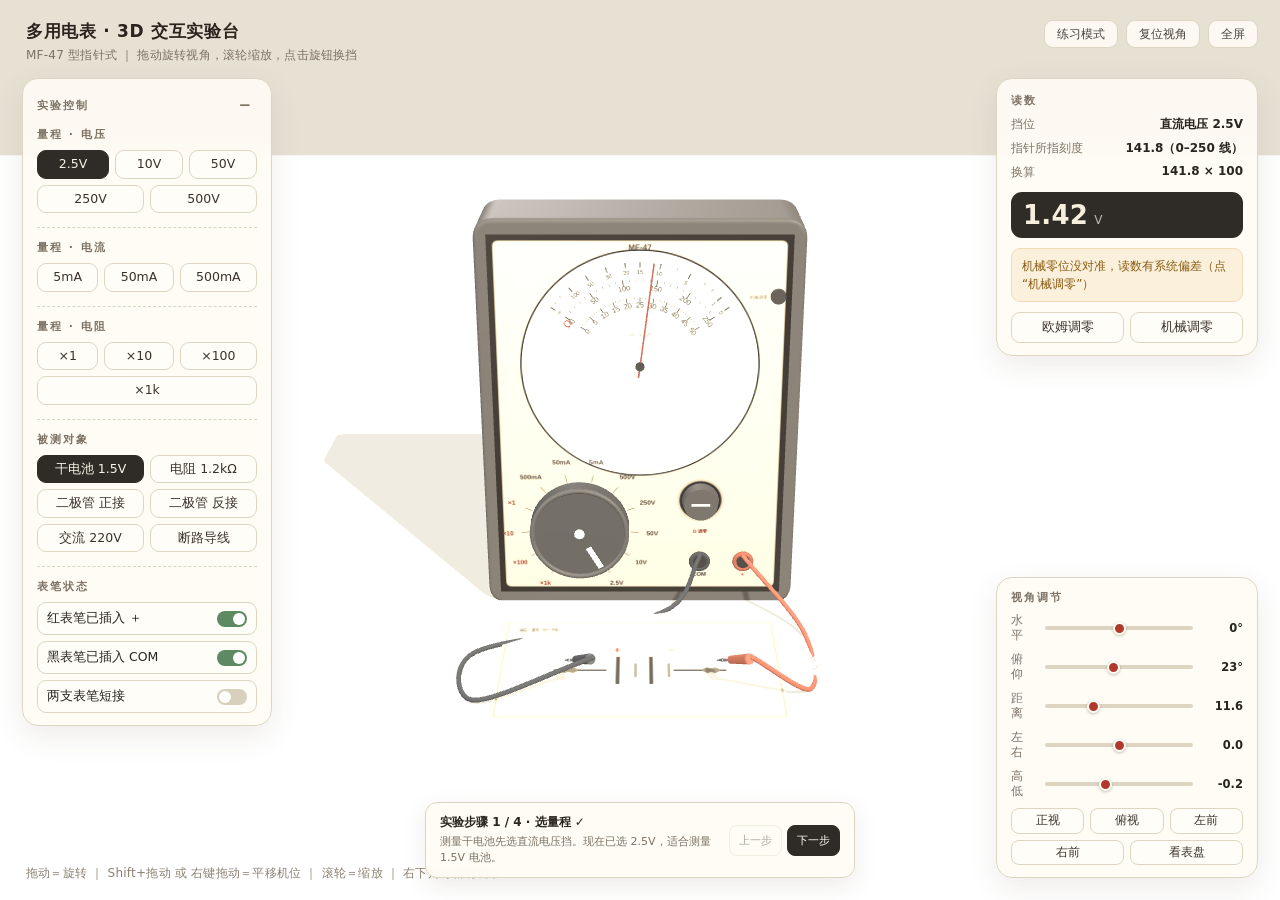
<file: projects/multimeter/dev/meter.html>
<!DOCTYPE html>
<html lang="zh-CN">
<head>
<meta charset="utf-8">
<meta name="viewport" content="width=device-width,initial-scale=1,viewport-fit=cover">
<title>多用电表 · 3D 交互实验台</title>
<style>
:root{
  --ink:#2a241e; --muted:#7d7264; --line:#ded4c2; --paper:rgba(255,252,245,.9);
  --accent:#b0392c; --blue:#2b5f7e;
  --zh:"Microsoft YaHei","PingFang SC","Hiragino Sans GB",system-ui,sans-serif;
}
*{box-sizing:border-box}
html,body{margin:0;height:100%;overflow:hidden;background:#e9e3d7;font-family:var(--zh);color:var(--ink)}
#scene{position:fixed;inset:0;display:block;touch-action:none}
.hud{position:fixed;left:26px;top:20px;pointer-events:none;z-index:5}
.hud h1{margin:0;font-size:17px;font-weight:600;letter-spacing:.04em}
.hud p{margin:4px 0 0;font-size:12px;color:var(--muted);letter-spacing:.02em}
.panel{position:fixed;top:78px;z-index:6;width:250px;padding:14px 14px 12px;border:1px solid var(--line);
  border-radius:16px;background:var(--paper);backdrop-filter:blur(8px);box-shadow:0 10px 30px rgba(90,72,45,.10)}
.panel.left{left:22px}
.panel.right{right:22px;width:262px}
.panel h2{margin:0 0 8px;font-size:11px;font-weight:600;letter-spacing:.18em;color:var(--muted)}
.panel section+section{margin-top:14px;padding-top:12px;border-top:1px dashed var(--line)}
.grid{display:flex;flex-wrap:wrap;gap:6px}
.grid button{flex:1 1 auto;min-width:52px;padding:7px 6px;border:1px solid var(--line);border-radius:9px;
  background:#fffdf8;color:#3b332b;font:500 12.5px/1 var(--zh);cursor:pointer;transition:background .16s,color .16s,border-color .16s}
.grid button:hover{border-color:#b8a88c}
.grid button:focus-visible,.tg:focus-visible,.act button:focus-visible,.tools button:focus-visible,.presets button:focus-visible{outline:3px solid #b0392c;outline-offset:2px}
.grid button.on{background:#2f2b26;border-color:#2f2b26;color:#f8f3e6}
.grid button.ohm.on{background:#7a2f24;border-color:#7a2f24}
.toggles{display:flex;flex-direction:column;gap:6px}
.tg{display:flex;align-items:center;justify-content:space-between;padding:7px 9px;border:1px solid var(--line);
  border-radius:9px;background:#fffdf8;font-size:12.5px;cursor:pointer}
.tg i{width:30px;height:16px;border-radius:9px;background:#d8cfbd;position:relative;transition:background .18s}
.tg i::after{content:"";position:absolute;left:2px;top:2px;width:12px;height:12px;border-radius:50%;background:#fff;transition:left .18s}
.tg.on i{background:#5d8a63}
.tg.on i::after{left:16px}
.ro{display:flex;flex-direction:column;gap:7px}
.ro .line{display:flex;justify-content:space-between;font-size:12px;color:var(--muted)}
.ro .line b{color:var(--ink);font-weight:600;font-variant-numeric:tabular-nums}
.ro .big{margin-top:4px;padding:10px 12px;border-radius:11px;background:#2f2b26;color:#f7efdd;display:flex;align-items:baseline;gap:6px}
.ro .big span{font:600 26px/1 var(--zh);font-variant-numeric:tabular-nums;letter-spacing:.01em}
.ro .big em{font-style:normal;font-size:12px;opacity:.72}
.status{margin-top:10px;padding:8px 10px;border-radius:9px;font-size:12px;line-height:1.5;
  background:#eef3e9;color:#3f5c34;border:1px solid #d5e0cb}
.status.warn{background:#fbf0dc;color:#8a5b12;border-color:#eedcb5}
.status.bad{background:#fbe9e6;color:#a03225;border-color:#f0cfc9}
.act{margin-top:10px;display:flex;gap:6px}
.act button{flex:1;padding:8px 6px;border:1px solid var(--line);border-radius:9px;background:#fffdf8;
  font:500 12.5px/1 var(--zh);color:#3b332b;cursor:pointer}
.act button:hover{border-color:#b8a88c}
.tools{position:fixed;right:22px;top:20px;z-index:6;display:flex;gap:8px}
.tools button{padding:7px 12px;border:1px solid var(--line);border-radius:9px;background:var(--paper);
  backdrop-filter:blur(8px);font:500 12px/1 var(--zh);color:#4a423a;cursor:pointer}
.tools button:hover{border-color:#b8a88c}
.panel.cam{right:22px;top:auto;bottom:22px;width:262px;padding:12px 14px 12px}
.camrow{display:flex;align-items:center;gap:8px;font-size:11.5px;color:var(--muted);margin-bottom:9px}
.camrow span{width:24px;flex:none;letter-spacing:.04em}
.camrow input{flex:1;-webkit-appearance:none;appearance:none;height:4px;border-radius:3px;
  background:#ded4c2;outline:none;cursor:pointer}
.camrow input::-webkit-slider-thumb{-webkit-appearance:none;width:13px;height:13px;border-radius:50%;
  background:#b0392c;border:2px solid #fffdf8;box-shadow:0 1px 3px rgba(90,72,45,.35);cursor:pointer}
.camrow input::-moz-range-thumb{width:12px;height:12px;border-radius:50%;background:#b0392c;
  border:2px solid #fffdf8;cursor:pointer}
.camrow b{width:40px;text-align:right;color:var(--ink);font-weight:600;font-variant-numeric:tabular-nums}
.presets{display:flex;flex-wrap:wrap;gap:6px}
.presets button{flex:1 1 28%;padding:6px 4px;border:1px solid var(--line);border-radius:8px;
  background:#fffdf8;font:500 11.5px/1 var(--zh);color:#3b332b;cursor:pointer;transition:.15s}
.presets button:hover{border-color:#b8a88c}
.presets button.on{background:#2f2b26;border-color:#2f2b26;color:#f8f3e6}
.quiz{position:fixed;top:18px;left:50%;transform:translateX(-50%);z-index:8;width:min(660px,calc(100vw - 470px));min-width:320px;padding:10px 14px 11px;border:1px solid var(--line);border-radius:14px;background:rgba(255,252,245,.95);backdrop-filter:blur(8px);box-shadow:0 8px 24px rgba(90,72,45,.12);display:none}
body.quiz-on .quiz{display:block}
body.quiz-on .lesson{display:none}
.quiz-top{display:flex;align-items:center;gap:8px;margin-bottom:7px}
.quiz-top b{font-size:12px;flex:none}
.quiz-q{flex:1;min-width:0;font-size:11.5px;line-height:1.4;color:var(--ink)}
.quiz-nav{display:flex;gap:5px;flex:none}
.quiz-nav button{border:1px solid var(--line);border-radius:8px;background:#fffdf8;color:var(--ink);padding:6px 8px;font:500 11px var(--zh);cursor:pointer}
.quiz-nav .quiz-next{background:#2f2b26;color:#fff;border-color:#2f2b26}
.quiz-ans{display:flex;align-items:center;gap:7px}
.quiz-ans label{font-size:11.5px;color:var(--muted);flex:none}
.quiz-ans input{flex:0 1 150px;min-width:70px;padding:7px 9px;border:1px solid var(--line);border-radius:8px;background:#fff;font:600 13px var(--zh);color:var(--ink);outline:none}
.quiz-ans input:focus{border-color:#b0392c}
.quiz-ans em{font-style:normal;font-size:12px;color:var(--muted);width:24px;flex:none}
.quiz-ans .quiz-submit{border:0;border-radius:8px;background:#b0392c;color:#fff;padding:8px 12px;font:600 11.5px var(--zh);cursor:pointer;white-space:nowrap}
.quiz-res{flex:1;min-width:0;font-size:11.5px;line-height:1.45}
.quiz-res.ok{color:#3f5c34}
.quiz-res.bad{color:#a03225}
.quiz-hist{display:flex;gap:3px;margin-left:auto;flex:none;align-items:center}
.quiz-hist b{font-size:11px;color:var(--muted);font-weight:500;margin-right:2px}
.quiz-hist i{font-style:normal;width:18px;height:18px;border-radius:50%;display:flex;align-items:center;justify-content:center;font-size:10px;background:#e7e0d2;color:var(--muted)}
.quiz-hist i.ok{background:#d9e5cf;color:#3f5c34}
.quiz-hist i.bad{background:#f3d2cc;color:#a03225}
.hint{position:fixed;left:26px;bottom:18px;z-index:5;font-size:12px;color:#8b8071;letter-spacing:.02em;pointer-events:none}
.toast{position:fixed;left:50%;bottom:64px;transform:translate(-50%,14px);z-index:20;max-width:70vw;
  padding:10px 18px;border-radius:11px;background:rgba(42,36,30,.92);color:#fdf6e7;font-size:13px;
  opacity:0;pointer-events:none;transition:opacity .22s,transform .22s}
.toast.show{opacity:1;transform:translate(-50%,0)}
.lesson{position:fixed;left:50%;bottom:22px;transform:translateX(-50%);z-index:7;width:min(430px,calc(100vw - 560px));min-width:270px;padding:11px 14px;border:1px solid var(--line);border-radius:12px;background:rgba(255,252,245,.94);box-shadow:0 8px 24px rgba(90,72,45,.1);backdrop-filter:blur(8px);display:flex;align-items:center;gap:12px}
.lesson-copy{flex:1;min-width:0}.lesson-copy b{display:block;font-size:12px;margin-bottom:3px}.lesson-copy span{display:block;font-size:11px;line-height:1.45;color:var(--muted)}
.lesson-nav{display:flex;gap:5px;flex:none}.lesson-nav button{border:1px solid var(--line);border-radius:8px;background:#fffdf8;color:var(--ink);padding:7px 9px;font:500 11px var(--zh);cursor:pointer}.lesson-nav button:disabled{opacity:.4;cursor:default}.lesson-nav .lesson-next{background:#2f2b26;color:#fff;border-color:#2f2b26}
.panel.left.collapsed{width:44px;padding:8px}.panel.left.collapsed>section,.panel.left.collapsed .panel-title span{display:none}.panel-title{display:flex;align-items:center;justify-content:space-between;margin-bottom:10px}.panel-title h2{margin:0}.panel-title button{border:0;background:transparent;color:var(--muted);cursor:pointer;padding:3px 6px;font:600 15px var(--zh)}
.tg{user-select:none}.tg:active,.grid button:active,.act button:active,.tools button:active{transform:translateY(1px)}
@media (max-width:1180px){
  .panel{width:212px;padding:12px}
  .panel.right{width:224px}
  .hud p{display:none}
}
@media (max-width:900px){
  .hud{left:12px;top:10px}.hud h1{font-size:14px}.tools{right:10px;top:8px;gap:5px}.tools button{padding:7px 9px}
  .panel.left{display:block;top:52px;left:10px;width:min(205px,56vw);max-height:calc(100dvh - 70px);overflow:auto;padding:10px;background:rgba(255,252,245,.94)}
  .panel.left section+section{margin-top:9px;padding-top:8px}.panel.left .grid{gap:4px}.panel.left .grid button{min-width:44px;padding:7px 4px;font-size:11px}.panel.left .tg{font-size:11px;padding:6px 7px}
  .panel.left.collapsed{width:42px;padding:8px}.panel.left.collapsed .panel-title{margin:0;justify-content:center}
  .panel.right{width:min(210px,54vw);top:auto;bottom:10px;right:10px;padding:10px;background:rgba(255,252,245,.95)}.panel.right .ro{gap:4px}.panel.right .line{font-size:10px}.panel.right .big{padding:8px 10px}.panel.right .big span{font-size:22px}.panel.right .status{font-size:10px;margin-top:6px;padding:6px 8px}.panel.right .act{margin-top:6px}.panel.right .act button{padding:7px 4px;font-size:10px}
  .panel.cam{display:none}.lesson{left:10px;bottom:10px;transform:none;width:calc(100vw - 240px);min-width:0;padding:8px 10px;gap:6px}.lesson-copy span{font-size:10px}.lesson-copy b{font-size:11px}.lesson-nav button{padding:6px 7px;font-size:10px}.hint{display:none}
  .quiz{top:46px;left:10px;transform:none;width:calc(100vw - 20px);min-width:0;padding:8px 10px}.quiz-ans{flex-wrap:wrap}.quiz-ans input{flex:1 1 90px}.quiz-hist{margin-left:0}
}
@media (max-width:560px){.lesson{bottom:calc(210px + env(safe-area-inset-bottom));left:10px;width:calc(100vw - 20px)}.quiz{top:auto;bottom:calc(205px + env(safe-area-inset-bottom));left:10px;transform:none;width:calc(100vw - 20px)}.quiz-ans{flex-wrap:wrap}.quiz-ans input{flex:1 1 90px}.quiz-hist{margin-left:0}.panel.right{bottom:10px;right:10px;width:calc(100vw - 20px);max-height:195px;overflow:auto}.panel.left{width:min(190px,53vw);max-height:42vh;bottom:auto}.panel.left:not(.collapsed){max-height:42vh}.hud p{display:none}}
</style>
</head>
<body>
<canvas id="scene"></canvas>

<div class="hud">
  <h1>多用电表 · 3D 交互实验台</h1>
  <p>MF-47 型指针式 ｜ 拖动旋转视角，滚轮缩放，点击旋钮换挡</p>
</div>

<div class="tools">
  <button id="btnQuiz">练习模式</button>
  <button id="btnReset">复位视角</button>
  <button id="btnFull">全屏</button>
</div>

<aside class="panel left">
  <div class="panel-title"><h2>实验控制</h2><button id="btnPanel" type="button" aria-label="收起实验控制" title="收起/展开">−</button></div>
  <section>
    <h2>量程 · 电压</h2>
    <div class="grid" id="gV"></div>
  </section>
  <section>
    <h2>量程 · 电流</h2>
    <div class="grid" id="gA"></div>
  </section>
  <section>
    <h2>量程 · 电阻</h2>
    <div class="grid" id="gR"></div>
  </section>
  <section>
    <h2>被测对象</h2>
    <div class="grid" id="gT"></div>
  </section>
  <section>
    <h2>表笔状态</h2>
    <div class="toggles">
      <div class="tg on" id="tgRed"><span>红表笔已插入 ＋</span><i></i></div>
      <div class="tg on" id="tgBlack"><span>黑表笔已插入 COM</span><i></i></div>
      <div class="tg" id="tgShort"><span>两支表笔短接</span><i></i></div>
    </div>
  </section>
</aside>

<aside class="panel right">
  <h2>读数</h2>
  <div class="ro">
    <div class="line"><span>挡位</span><b id="roRange">—</b></div>
    <div class="line"><span>指针所指刻度</span><b id="roScale">—</b></div>
    <div class="line"><span>换算</span><b id="roCalc">—</b></div>
    <div class="big"><span id="roValue">—</span><em id="roUnit"></em></div>
  </div>
  <div class="status" id="roStatus">请选择量程</div>
  <div class="act">
    <button id="btnOhm">欧姆调零</button>
    <button id="btnMech">机械调零</button>
  </div>
</aside>

<aside class="panel cam" id="camPanel">
  <h2>视角调节</h2>
  <div class="camrow"><span>水平</span><input id="sTheta" type="range" min="-55" max="55" step="1" value="0"><b id="vTheta">0°</b></div>
  <div class="camrow"><span>俯仰</span><input id="sPhi" type="range" min="-4" max="55" step="1" value="23"><b id="vPhi">23°</b></div>
  <div class="camrow"><span>距离</span><input id="sR" type="range" min="5" max="26" step="0.1" value="11.6"><b id="vR">11.6</b></div>
  <div class="camrow"><span>左右</span><input id="sPanX" type="range" min="-6" max="6" step="0.1" value="0"><b id="vPanX">0.0</b></div>
  <div class="camrow"><span>高低</span><input id="sPanY" type="range" min="-3" max="4" step="0.1" value="-0.2"><b id="vPanY">-0.2</b></div>
  <div class="presets">
    <button data-p="front">正视</button>
    <button data-p="top">俯视</button>
    <button data-p="left">左前</button>
    <button data-p="right">右前</button>
    <button data-p="dial">看表盘</button>
  </div>
</aside>

<div class="hint">拖动＝旋转 ｜ Shift+拖动 或 右键拖动＝平移机位 ｜ 滚轮＝缩放 ｜ 右下角可精确调节</div>
<div class="lesson" aria-live="polite"><div class="lesson-copy"><b id="lessonTitle">实验步骤 1 / 4</b><span id="lessonText"></span></div><div class="lesson-nav"><button id="lessonPrev" type="button">上一步</button><button id="lessonNext" class="lesson-next" type="button">下一步</button></div></div>
<div class="quiz" id="quizBar" aria-live="polite">
  <div class="quiz-top"><b id="quizNo">练习 第 1 题</b><span class="quiz-q" id="quizQ"></span>
    <span class="quiz-nav"><button id="quizSkip" type="button">跳过</button><button id="quizGo" class="quiz-next" type="button">下一题</button></span>
  </div>
  <div class="quiz-ans">
    <label for="quizInput">你的读数</label>
    <input id="quizInput" type="text" inputmode="decimal" placeholder="如 1.50 / 47000 / 47k" autocomplete="off">
    <em id="quizUnit">V</em>
    <button id="quizSubmit" class="quiz-submit" type="button">提交判分</button>
    <span class="quiz-res" id="quizRes">提交后在这里看逐项判分</span>
    <span class="quiz-hist" id="quizHist"><b>记录</b></span>
  </div>
</div>
<div class="toast" id="toast"></div>

<script src="../vendor/three.min.js"></script>
<script>
"use strict";
const $ = id => document.getElementById(id);
const D2R = Math.PI/180, R2D = 180/Math.PI;

/* ---------- 量程与被测对象定义 ---------- */
const RANGES = [
  {label:'2.5V',  kind:'V', max:2.5, smax:250, div:100},
  {label:'10V',   kind:'V', max:10,  smax:50,  div:5},
  {label:'50V',   kind:'V', max:50,  smax:50,  div:1},
  {label:'250V',  kind:'V', max:250, smax:250, div:1},
  {label:'500V',  kind:'V', max:500, smax:250, div:2},
  {label:'5mA',   kind:'A', max:5,   smax:50,  div:10},
  {label:'50mA',  kind:'A', max:50,  smax:50,  div:1},
  {label:'500mA', kind:'A', max:500, smax:50,  div:10},
  {label:'×1',    kind:'R', mult:1},
  {label:'×10',   kind:'R', mult:10},
  {label:'×100',  kind:'R', mult:100},
  {label:'×1k',   kind:'R', mult:1000}
];
const TARGETS = {
  batt:  {name:'干电池 1.5V', kind:'dc', v:1.5, sub:'1.5 V'},
  res:   {name:'电阻 1.2kΩ', kind:'R', r:1200, sub:'1.2 kΩ'},
  diodeF:{name:'二极管 正接', kind:'diode', r:420, sub:'正向导通'},
  diodeR:{name:'二极管 反接', kind:'diode', r:900000, sub:'反向截止'},
  ac:    {name:'交流 220V', kind:'ac', v:220, sub:'~ 220 V'},
  open:  {name:'断路导线', kind:'open', sub:'断开'}
};

const state = {
  range: 0,            // 默认 2.5V
  target: 'batt',
  plugged: {red:true, black:true},
  shorted: false,
  ohmZero: false,      // 当前电阻挡是否已调零
  mechOffset: 2.6      // 机械零位偏差（度，正=偏左）
};

/* ---------- 面板贴图 ---------- */
const PW = 1024, PH = 1340;
const PANEL_W = 2.46, PANEL_H = 3.22;
const S = PW / PANEL_W;               // 416 px / 单位
const PX = x => (x + PANEL_W/2) * S;
const PY = y => (PANEL_H/2 - y) * S;

const DIAL = {cx:0, cy:0.50, R:0.92};
const CX = PX(DIAL.cx), CY = PY(DIAL.cy), RAD = DIAL.R * S;
const A0 = 55, SWEEP = 110;
const angOf = f => A0 - SWEEP * f;
function polar(cx, cy, r, deg){
  const t = deg * D2R;
  return [cx - r*Math.sin(t), cy - r*Math.cos(t)];
}
function roundRect(g, x, y, w, h, r){
  g.beginPath();
  g.moveTo(x+r, y); g.lineTo(x+w-r, y); g.quadraticCurveTo(x+w, y, x+w, y+r);
  g.lineTo(x+w, y+h-r); g.quadraticCurveTo(x+w, y+h, x+w-r, y+h);
  g.lineTo(x+r, y+h); g.quadraticCurveTo(x, y+h, x, y+h-r);
  g.lineTo(x, y+r); g.quadraticCurveTo(x, y, x+r, y); g.closePath();
}
function tick(g, ang, rOut, len, w, color){
  const [x1,y1] = polar(CX, CY, rOut, ang);
  const [x2,y2] = polar(CX, CY, rOut-len, ang);
  g.beginPath(); g.moveTo(x1,y1); g.lineTo(x2,y2);
  g.lineWidth = w; g.strokeStyle = color; g.stroke();
}
function scaleText(g, ang, r, txt, size, color){
  const [x,y] = polar(CX, CY, r, ang);
  g.save(); g.translate(x,y); g.rotate(-ang*D2R);
  g.fillStyle = color; g.font = '500 '+size+'px "Microsoft YaHei",sans-serif';
  g.textAlign='center'; g.textBaseline='middle';
  g.fillText(txt, 0, 0); g.restore();
}

function drawPanel(){
  const cv = document.createElement('canvas');
  cv.width = PW; cv.height = PH;
  const g = cv.getContext('2d');

  // 机壳
  const shell = g.createLinearGradient(0,0,PW,PH);
  shell.addColorStop(0,'#3b352e'); shell.addColorStop(.5,'#2d2822'); shell.addColorStop(1,'#37312a');
  g.fillStyle = shell; g.fillRect(0,0,PW,PH);

  // 面板
  roundRect(g, 22, 22, PW-44, PH-44, 20);
  const face = g.createLinearGradient(0,22,0,PH-22);
  face.addColorStop(0,'#f3ebd9'); face.addColorStop(1,'#e6dcc6');
  g.fillStyle = face; g.fill();
  g.strokeStyle = '#c6b99e'; g.lineWidth = 3; g.stroke();

  // 品牌
  g.fillStyle = '#4b4237'; g.textAlign='center'; g.textBaseline='middle';
  g.font = '600 27px "Microsoft YaHei",sans-serif';
  g.fillText('MF-47', PX(0), PY(1.50));
  g.font = '400 18px "Microsoft YaHei",sans-serif';
  g.fillStyle = '#6b5f4e';
  g.fillText('指针式多用电表', PX(0), PY(1.36));

  // 表盘
  g.save();
  g.beginPath(); g.arc(CX, CY, RAD+26, 0, Math.PI*2);
  g.fillStyle = '#fdfaf1'; g.fill();
  g.lineWidth = 5; g.strokeStyle = '#26221c'; g.stroke();
  g.beginPath(); g.arc(CX, CY, RAD+8, 0, Math.PI*2);
  g.lineWidth = 1.5; g.strokeStyle = '#b9ae95'; g.stroke();

  // 反光镜弧带
  g.beginPath();
  g.arc(CX, CY, RAD-8, (-A0-4)*D2R, (A0+4)*D2R, false);
  g.arc(CX, CY, RAD-40, (A0+4)*D2R, (-A0-4)*D2R, true);
  g.closePath(); g.fillStyle = 'rgba(150,160,150,.22)'; g.fill();

  // 电阻挡刻度（最外）
  const ohmTicks = [0,1,2,3,5,7,10,15,20,30,50,100,200,500,Infinity];
  const ohmLabels = new Set([0,1,5,10,15,20,30,50,100,Infinity]);
  ohmTicks.forEach(v=>{
    const f = v===Infinity ? 0 : 15/(15+v);
    const ang = angOf(f);
    const major = ohmLabels.has(v);
    tick(g, ang, RAD-14, major?20:10, major?3.2:1.6, '#26221c');
    if(major){
      const txt = v===Infinity ? '∞' : String(v);
      scaleText(g, ang, RAD-50, txt, 20, '#26221c');
    }
  });
  scaleText(g, angOf(0)+3.2, RAD-96, 'Ω', 36, '#8a2f22');

  // 0—250 刻度
  for(let v=0; v<=250; v+=10){
    const ang = angOf(v/250);
    const major = v % 50 === 0;
    tick(g, ang, RAD-72, major?22:11, major?3:1.5, '#26221c');
    if(major) scaleText(g, ang, RAD-104, String(v), 25, '#26221c');
  }
  // 0—50 刻度
  for(let v=0; v<=50; v+=1){
    const ang = angOf(v/50);
    const major = v % 5 === 0;
    tick(g, ang, RAD-136, major?20:9, major?2.6:1.3, '#26221c');
    if(major) scaleText(g, ang, RAD-166, String(v), 25, '#26221c');
  }

  // 表盘文字
  g.fillStyle = '#8a7f6b'; g.font = '400 17px "Microsoft YaHei",sans-serif';
  g.textAlign='center';
  g.fillText('DC  V·mA', CX, CY - RAD*0.30);
  g.fillText('Ω', CX, CY - RAD*0.16);

  // 机械调零螺钉
  const mx = PX(1.12), my = PY(1.10);
  g.beginPath(); g.arc(mx, my, 26, 0, Math.PI*2);
  g.fillStyle = '#2b2621'; g.fill();
  g.strokeStyle = '#8b8172'; g.lineWidth = 3;
  g.beginPath(); g.moveTo(mx-13, my-9); g.lineTo(mx+13, my+9); g.stroke();
  g.fillStyle = '#6b5f4e'; g.font = '400 15px "Microsoft YaHei",sans-serif';
  g.textAlign='left';
  g.fillText('机械调零', mx-96, my+5);

  // 量程旋钮底座
  const kx = PX(-0.52), ky = PY(-0.98);
  g.beginPath(); g.arc(kx, ky, 0.40*S+10, 0, Math.PI*2);
  g.fillStyle = '#cfc3aa'; g.fill();
  g.beginPath(); g.arc(kx, ky, 0.40*S, 0, Math.PI*2);
  g.fillStyle = '#2b2724'; g.fill();

  // 旋钮 12 个挡位标记
  const N = RANGES.length, step = 300/(N-1);
  RANGES.forEach((r,i)=>{
    const deg = -150 + i*step;
    const t = deg*D2R;
    const x1 = kx - 0.44*S*Math.sin(t), y1 = ky - 0.44*S*Math.cos(t);
    const x2 = kx - 0.51*S*Math.sin(t), y2 = ky - 0.51*S*Math.cos(t);
    g.beginPath(); g.moveTo(x1,y1); g.lineTo(x2,y2); g.lineWidth = 3; g.strokeStyle='#8d8069'; g.stroke();
    const lx = kx - 0.63*S*Math.sin(t), ly = ky - 0.63*S*Math.cos(t);
    g.save(); g.translate(lx,ly);
    g.fillStyle = r.kind==='R' ? '#7a2f24' : '#3a332b';
    g.font = '600 24px "Microsoft YaHei",sans-serif';
    g.textAlign='center'; g.textBaseline='middle';
    g.fillText(r.label, 0, 0); g.restore();
  });

  // 欧姆调零旋钮
  const ox = PX(0.52), oy = PY(-0.72);
  g.beginPath(); g.arc(ox, oy, 0.20*S, 0, Math.PI*2);
  g.fillStyle = '#cfc3aa'; g.fill();
  g.beginPath(); g.arc(ox, oy, 0.18*S, 0, Math.PI*2);
  g.fillStyle = '#2b2724'; g.fill();
  g.beginPath(); g.arc(ox, oy, 0.18*S*0.42, 0, Math.PI*2);
  g.fillStyle = '#4a433a'; g.fill();
  g.fillStyle = '#7a2f24'; g.font='600 17px "Microsoft YaHei",sans-serif'; g.textAlign='center';
  g.fillText('Ω 调零', ox, oy + 0.30*S);

  // 表笔插孔
  function jack(x, color, label){
    const jx = PX(x), jy = PY(-1.30);
    g.beginPath(); g.arc(jx, jy, 40, 0, Math.PI*2);
    g.fillStyle = '#d9cdb4'; g.fill();
    g.beginPath(); g.arc(jx, jy, 33, 0, Math.PI*2);
    g.fillStyle = color; g.fill();
    g.beginPath(); g.arc(jx, jy, 17, 0, Math.PI*2);
    g.fillStyle = '#17140f'; g.fill();
    g.fillStyle = color; g.font='700 22px "Microsoft YaHei",sans-serif'; g.textAlign='center';
    g.fillText(label, jx, jy + 58);
  }
  jack(0.90, '#a8321f', '＋');
  jack(0.52, '#2b2b2b', 'COM');

  return cv;
}

/* ---------- Three.js 场景 ---------- */
const canvas = $('scene');
const renderer = new THREE.WebGLRenderer({canvas, antialias:true});
renderer.setPixelRatio(Math.min(window.devicePixelRatio || 1, 1.75));
renderer.shadowMap.enabled = true;
renderer.shadowMap.type = THREE.PCFSoftShadowMap;
renderer.outputEncoding = THREE.sRGBEncoding;

const scene = new THREE.Scene();
scene.background = new THREE.Color(0xe7e1d4);

const camera = new THREE.PerspectiveCamera(36, 1, 0.1, 120);
const VIEW = {target:new THREE.Vector3(0, -0.20, 0.48), theta:0, phi:1.17, r:11.6};
const HOME = {...VIEW, target:VIEW.target.clone()};
function placeCamera(){
  const {theta, phi, r} = VIEW;
  camera.position.set(
    VIEW.target.x + r*Math.sin(phi)*Math.sin(theta),
    VIEW.target.y + r*Math.cos(phi),
    VIEW.target.z + r*Math.sin(phi)*Math.cos(theta)
  );
  camera.lookAt(VIEW.target);
}

/* ---------- 视角调节：滑块 + 预设机位 + 缓动 ---------- */
const PRESETS = {
  front:{theta:0,   elev:8,  r:11.6, tx:0, ty:-0.20, tz:0.48},
  top:  {theta:0,   elev:48, r:11.6, tx:0, ty:-0.20, tz:0.48},
  left: {theta:-42, elev:20, r:11.6, tx:0, ty:-0.20, tz:0.48},
  right:{theta:42,  elev:20, r:11.6, tx:0, ty:-0.20, tz:0.48},
  dial: {theta:0,   elev:14, r:6.4,  tx:0, ty:0.30,  tz:0.30}
};
const PAN = {x:[-6, 6], y:[-3, 4]};
let camTween = null;
const sTheta = $('sTheta'), sPhi = $('sPhi'), sR = $('sR'), sPX = $('sPanX'), sPY = $('sPanY');
const clampV = (v, a, b)=> Math.max(a, Math.min(b, v));
function syncCam(){
  const th = VIEW.theta * R2D, ev = 90 - VIEW.phi * R2D;
  sTheta.value = Math.round(th);
  sPhi.value = Math.round(ev);
  sR.value = VIEW.r.toFixed(1);
  sPX.value = VIEW.target.x.toFixed(1);
  sPY.value = VIEW.target.y.toFixed(1);
  $('vTheta').textContent = Math.round(th) + '°';
  $('vPhi').textContent = Math.round(ev) + '°';
  $('vR').textContent = VIEW.r.toFixed(1);
  $('vPanX').textContent = VIEW.target.x.toFixed(1);
  $('vPanY').textContent = VIEW.target.y.toFixed(1);
}
function applyCam(){
  camTween = null;
  VIEW.theta = clampV((+sTheta.value) * D2R, -1, 1);
  VIEW.phi = clampV((90 - (+sPhi.value)) * D2R, 0.55, 1.62);
  VIEW.r = +sR.value;
  VIEW.target.x = clampV(+sPX.value, PAN.x[0], PAN.x[1]);
  VIEW.target.y = clampV(+sPY.value, PAN.y[0], PAN.y[1]);
  placeCamera();
  syncCam();
  document.querySelectorAll('.presets button').forEach(b=>b.classList.remove('on'));
}
[sTheta, sPhi, sR, sPX, sPY].forEach(el=>el.addEventListener('input', applyCam));
// 屏幕拖动 → 机位平移（沿相机自身右/上方向）
const _right = new THREE.Vector3(), _up = new THREE.Vector3();
function panView(dxPx, dyPx){
  const h = 2 * Math.tan(camera.fov * D2R / 2) * VIEW.r;
  const w = h * camera.aspect;
  _right.set(1, 0, 0).applyQuaternion(camera.quaternion);
  _up.set(0, 1, 0).applyQuaternion(camera.quaternion);
  VIEW.target.addScaledVector(_right, -dxPx / window.innerWidth * w);
  VIEW.target.addScaledVector(_up, dyPx / window.innerHeight * h);
  VIEW.target.x = clampV(VIEW.target.x, PAN.x[0], PAN.x[1]);
  VIEW.target.y = clampV(VIEW.target.y, PAN.y[0], PAN.y[1]);
  placeCamera();
  syncCam();
}
function flyTo(key){
  const p = PRESETS[key];
  camTween = {t:0, dur:0.7,
    from:{theta:VIEW.theta, phi:VIEW.phi, r:VIEW.r,
          tx:VIEW.target.x, ty:VIEW.target.y, tz:VIEW.target.z},
    to:{theta:p.theta*D2R, phi:(90-p.elev)*D2R, r:p.r,
        tx:p.tx, ty:p.ty, tz:p.tz}};
  document.querySelectorAll('.presets button').forEach(b=>b.classList.toggle('on', b.dataset.p === key));
}
document.querySelectorAll('.presets button').forEach(b=>{
  b.onclick = ()=> flyTo(b.dataset.p);
});

scene.add(new THREE.HemisphereLight(0xfffdf5, 0xc2b49b, 0.78));
const keyLight = new THREE.DirectionalLight(0xfff4e2, 1.05);
keyLight.position.set(4.5, 7, 6.5);
keyLight.castShadow = true;
keyLight.shadow.mapSize.set(2048, 2048);
keyLight.shadow.camera.left = -6; keyLight.shadow.camera.right = 6;
keyLight.shadow.camera.top = 6; keyLight.shadow.camera.bottom = -6;
keyLight.shadow.camera.near = 0.5; keyLight.shadow.camera.far = 30;
keyLight.shadow.bias = -0.0006;
scene.add(keyLight);
const fillLight = new THREE.DirectionalLight(0xdfeaff, 0.42);
fillLight.position.set(-6.5, 3.5, 4.5); scene.add(fillLight);
const rimLight = new THREE.DirectionalLight(0xffffff, 0.30);
rimLight.position.set(-1, 2.5, -7); scene.add(rimLight);

// 工作台
const benchMat = new THREE.MeshStandardMaterial({color:0xd6ccb8, roughness:0.96, metalness:0});
const bench = new THREE.Mesh(new THREE.PlaneGeometry(40, 40), benchMat);
bench.rotation.x = -Math.PI/2; bench.position.y = -1.70;
bench.receiveShadow = true; scene.add(bench);

// 圆角机身
function roundedBox(w, h, d, r){
  const sh = new THREE.Shape();
  const x = -w/2 + r, y = -h/2 + r, W = w - 2*r, H = h - 2*r;
  sh.moveTo(x, -h/2);
  sh.lineTo(x + W, -h/2);
  sh.quadraticCurveTo(w/2, -h/2, w/2, y);
  sh.lineTo(w/2, y + H);
  sh.quadraticCurveTo(w/2, h/2, x + W, h/2);
  sh.lineTo(x, h/2);
  sh.quadraticCurveTo(-w/2, h/2, -w/2, y + H);
  sh.lineTo(-w/2, y);
  sh.quadraticCurveTo(-w/2, -h/2, x, -h/2);
  const b = 0.035;
  const geo = new THREE.ExtrudeGeometry(sh, {depth: d - 2*b, bevelEnabled:true,
    bevelThickness:b, bevelSize:b, bevelSegments:4, curveSegments:18});
  geo.translate(0, 0, -(d/2 - b));
  return geo;
}

const meter = new THREE.Group(); scene.add(meter);
const bodyGeo = roundedBox(2.60, 3.40, 0.72, 0.14);
const body = new THREE.Mesh(bodyGeo, new THREE.MeshStandardMaterial({color:0x322d27, roughness:0.62, metalness:0.18}));
body.castShadow = true; body.receiveShadow = true; meter.add(body);

// 面板
const panelCanvas = drawPanel();
const panelTex = new THREE.CanvasTexture(panelCanvas);
panelTex.encoding = THREE.sRGBEncoding;
panelTex.anisotropy = renderer.capabilities.getMaxAnisotropy();
const panel = new THREE.Mesh(
  new THREE.PlaneGeometry(PANEL_W, PANEL_H),
  new THREE.MeshStandardMaterial({map:panelTex, roughness:0.78, metalness:0.02})
);
panel.position.z = 0.361;
meter.add(panel);

// 玻璃罩 + 反光
const glassCanvas = (()=>{
  const c = document.createElement('canvas'); c.width = 512; c.height = 512;
  const g = c.getContext('2d');
  g.clearRect(0,0,512,512);
  const gr = g.createLinearGradient(0,0,512,512);
  gr.addColorStop(0,'rgba(255,255,255,.55)');
  gr.addColorStop(.16,'rgba(255,255,255,.06)');
  gr.addColorStop(.42,'rgba(255,255,255,0)');
  gr.addColorStop(.62,'rgba(255,255,255,.22)');
  gr.addColorStop(.70,'rgba(255,255,255,0)');
  gr.addColorStop(1,'rgba(255,255,255,.10)');
  g.fillStyle = gr; g.fillRect(0,0,512,512);
  return c;
})();
const glassTex = new THREE.CanvasTexture(glassCanvas);
glassTex.encoding = THREE.sRGBEncoding;
const glass = new THREE.Mesh(
  new THREE.PlaneGeometry(2.02, 1.92),
  new THREE.MeshBasicMaterial({map:glassTex, transparent:true, opacity:0.5, depthWrite:false})
);
glass.position.set(0, 0.50, 0.405);
meter.add(glass);

// 指针
const needleGroup = new THREE.Group();
needleGroup.position.set(0, 0.50, 0.368);
meter.add(needleGroup);
const needleMat = new THREE.MeshStandardMaterial({color:0x8e2318, roughness:0.45, metalness:0.25});
const needle = new THREE.Mesh(new THREE.BoxGeometry(0.012, 0.88, 0.008), needleMat);
needle.position.y = 0.44; needle.castShadow = false;
needleGroup.add(needle);
const tail = new THREE.Mesh(new THREE.BoxGeometry(0.014, 0.10, 0.008), needleMat);
tail.position.y = -0.05; needleGroup.add(tail);
const cap = new THREE.Mesh(new THREE.CylinderGeometry(0.038, 0.038, 0.02, 24),
  new THREE.MeshStandardMaterial({color:0x1b1815, roughness:0.5, metalness:0.4}));
cap.rotation.x = Math.PI/2; cap.position.z = 0.004; needleGroup.add(cap);

// 量程旋钮
const knobGroup = new THREE.Group();
knobGroup.position.set(-0.52, -0.98, 0.361);
meter.add(knobGroup);
const knobMat = new THREE.MeshStandardMaterial({color:0x22201d, roughness:0.55, metalness:0.2});
const knobBody = new THREE.Mesh(new THREE.CylinderGeometry(0.40, 0.43, 0.13, 64), knobMat);
knobBody.rotation.x = Math.PI/2; knobBody.position.z = 0.065; knobBody.castShadow = true;
knobGroup.add(knobBody);
const knobRing = new THREE.Mesh(new THREE.TorusGeometry(0.405, 0.022, 10, 64),
  new THREE.MeshStandardMaterial({color:0x3a3630, roughness:0.4, metalness:0.45}));
knobRing.position.z = 0.128; knobGroup.add(knobRing);
const markMat = new THREE.MeshStandardMaterial({color:0xe8dcc2, roughness:0.5});
const knobMark = new THREE.Mesh(new THREE.BoxGeometry(0.05, 0.22, 0.014), markMat);
knobMark.position.set(0, 0.26, 0.132); knobGroup.add(knobMark);
const knobDot = new THREE.Mesh(new THREE.CylinderGeometry(0.045, 0.045, 0.012, 20), markMat);
knobDot.rotation.x = Math.PI/2; knobDot.position.z = 0.132; knobGroup.add(knobDot);

// 欧姆调零旋钮
const ohmKnob = new THREE.Group();
ohmKnob.position.set(0.52, -0.72, 0.361); meter.add(ohmKnob);
const ohmBody = new THREE.Mesh(new THREE.CylinderGeometry(0.145, 0.16, 0.10, 40),
  new THREE.MeshStandardMaterial({color:0x2a2622, roughness:0.55, metalness:0.2}));
ohmBody.rotation.x = Math.PI/2; ohmBody.position.z = 0.05; ohmBody.castShadow = true;
ohmKnob.add(ohmBody);
const ohmSlot = new THREE.Mesh(new THREE.BoxGeometry(0.16, 0.022, 0.012),
  new THREE.MeshStandardMaterial({color:0xd9c9a8, roughness:0.6}));
ohmSlot.position.z = 0.101; ohmKnob.add(ohmSlot);

// 机械调零螺钉
const mechScrew = new THREE.Mesh(new THREE.CylinderGeometry(0.062, 0.062, 0.03, 24),
  new THREE.MeshStandardMaterial({color:0x1e1b18, roughness:0.6, metalness:0.3}));
mechScrew.rotation.x = Math.PI/2;
mechScrew.position.set(1.12, 1.10, 0.372);
meter.add(mechScrew);

// 表笔插孔
function makeJack(x, color){
  const grp = new THREE.Group();
  grp.position.set(x, -1.30, 0.361);
  const ring = new THREE.Mesh(new THREE.TorusGeometry(0.072, 0.021, 12, 32),
    new THREE.MeshStandardMaterial({color, roughness:0.45, metalness:0.35}));
  ring.position.z = 0.02; grp.add(ring);
  const hole = new THREE.Mesh(new THREE.CylinderGeometry(0.058, 0.058, 0.055, 24),
    new THREE.MeshStandardMaterial({color:0x0e0c0a, roughness:0.9}));
  hole.rotation.x = Math.PI/2; hole.position.z = 0.012; grp.add(hole);
  meter.add(grp);
  return grp;
}
const jackRed = makeJack(0.90, 0xa8321f);
const jackBlack = makeJack(0.52, 0x1c1c1c);

/* ---------- 被测元件卡片 ---------- */
const cardCanvas = document.createElement('canvas');
cardCanvas.width = 512; cardCanvas.height = 330;
const cardTex = new THREE.CanvasTexture(cardCanvas);
cardTex.encoding = THREE.sRGBEncoding;
const card = new THREE.Mesh(
  new THREE.PlaneGeometry(2.3, 1.48),
  new THREE.MeshStandardMaterial({map:cardTex, roughness:0.9, metalness:0})
);
card.rotation.x = -Math.PI/2;
card.position.set(0, -1.682, 1.50);
card.receiveShadow = true;
scene.add(card);

function drawCard(){
  const g = cardCanvas.getContext('2d');
  const t = TARGETS[state.target];
  g.clearRect(0,0,512,330);
  g.fillStyle = '#f7f1e1'; g.fillRect(0,0,512,330);
  g.strokeStyle = '#cbbda2'; g.lineWidth = 4; g.strokeRect(6,6,500,318);
  g.fillStyle = '#5e5346'; g.font = '500 20px "Microsoft YaHei",sans-serif';
  g.textAlign = 'left'; g.fillText('被测元件', 26, 40);

  g.strokeStyle = '#2d2823'; g.fillStyle = '#2d2823'; g.lineWidth = 4;
  const cy = 175, L = 100, Rr = 412;
  g.beginPath(); g.moveTo(L, cy); g.lineTo(196, cy); g.stroke();
  g.beginPath(); g.moveTo(316, cy); g.lineTo(Rr, cy); g.stroke();

  if(t.kind === 'dc'){
    g.lineWidth = 6;
    g.beginPath(); g.moveTo(216, cy-46); g.lineTo(216, cy+46); g.stroke();
    g.lineWidth = 3;
    g.beginPath(); g.moveTo(248, cy-24); g.lineTo(248, cy+24); g.stroke();
    g.lineWidth = 6;
    g.beginPath(); g.moveTo(276, cy-46); g.lineTo(276, cy+46); g.stroke();
    g.lineWidth = 3;
    g.beginPath(); g.moveTo(308, cy-24); g.lineTo(308, cy+24); g.stroke();
    g.fillStyle = '#a8321f'; g.font = '700 26px "Microsoft YaHei",sans-serif';
    g.fillText('＋', 200, cy-62);
    g.fillStyle = '#2d2823'; g.fillText('－', 300, cy-62);
  } else if(t.kind === 'R'){
    g.lineWidth = 5; g.strokeRect(204, cy-34, 104, 68);
    g.fillStyle = '#2d2823'; g.font = '600 22px "Microsoft YaHei",sans-serif';
    g.textAlign = 'center'; g.fillText(t.sub, 256, cy+82);
  } else if(t.kind === 'diode'){
    g.beginPath(); g.moveTo(220, cy-38); g.lineTo(220, cy+38); g.lineTo(288, cy); g.closePath(); g.fill();
    g.lineWidth = 6; g.beginPath(); g.moveTo(288, cy-38); g.lineTo(288, cy+38); g.stroke();
    g.fillStyle = '#2d2823'; g.font = '600 22px "Microsoft YaHei",sans-serif';
    g.textAlign = 'center'; g.fillText(t.sub, 256, cy+82);
  } else if(t.kind === 'ac'){
    g.lineWidth = 5; g.beginPath();
    for(let i=0;i<=90;i++){
      const x = 198 + i*1.3, y = cy - Math.sin(i/90*Math.PI*2)*38;
      i ? g.lineTo(x,y) : g.moveTo(x,y);
    }
    g.stroke();
    g.fillStyle = '#2d2823'; g.font = '600 22px "Microsoft YaHei",sans-serif';
    g.textAlign = 'center'; g.fillText(t.sub, 256, cy+82);
  } else {
    g.setLineDash([12,12]); g.lineWidth = 5;
    g.beginPath(); g.moveTo(236, cy); g.lineTo(292, cy); g.stroke(); g.setLineDash([]);
    g.fillStyle = '#a8321f'; g.font = '600 22px "Microsoft YaHei",sans-serif';
    g.textAlign='center'; g.fillText('断路', 256, cy+82);
  }

  // 触点
  [[135,121],[391,377]].forEach(([x1,x2])=>{
    g.beginPath(); g.arc(x1, cy, 9, 0, Math.PI*2); g.fillStyle = '#8c7f6a'; g.fill();
    g.beginPath(); g.arc(x2, cy, 9, 0, Math.PI*2); g.fillStyle = '#8c7f6a'; g.fill();
  });
  cardTex.needsUpdate = true;
}

/* ---------- 表笔与导线 ---------- */
function makeProbe(color, tipPos, backPos){
  const grp = new THREE.Group();
  const mat = new THREE.MeshStandardMaterial({color, roughness:0.5, metalness:0.15});
  const tip = new THREE.Mesh(new THREE.ConeGeometry(0.017, 0.15, 12),
    new THREE.MeshStandardMaterial({color:0xb9b2a4, roughness:0.3, metalness:0.85}));
  tip.position.y = 0.075; tip.rotation.x = Math.PI; grp.add(tip);
  const shaft = new THREE.Mesh(new THREE.CylinderGeometry(0.011, 0.011, 0.13, 10),
    new THREE.MeshStandardMaterial({color:0xc9c2b4, roughness:0.3, metalness:0.8}));
  shaft.position.y = 0.215; grp.add(shaft);
  const handle = new THREE.Mesh(new THREE.CylinderGeometry(0.042, 0.032, 0.32, 18), mat);
  handle.position.y = 0.44; handle.castShadow = true; grp.add(handle);
  const ring = new THREE.Mesh(new THREE.CylinderGeometry(0.038, 0.038, 0.012, 18), mat);
  ring.position.y = 0.60; grp.add(ring);

  grp.position.copy(tipPos);
  const dir = backPos.clone().sub(tipPos).normalize();
  grp.quaternion.setFromUnitVectors(new THREE.Vector3(0,1,0), dir);
  scene.add(grp);
  return grp;
}
function makeWire(color, pts){
  const curve = new THREE.CatmullRomCurve3(pts.map(p=>p.clone()));
  const geo = new THREE.TubeGeometry(curve, 64, 0.019, 10, false);
  const mesh = new THREE.Mesh(geo, new THREE.MeshStandardMaterial({color, roughness:0.65, metalness:0.05}));
  mesh.castShadow = true;
  [pts[0], pts[pts.length-1]].forEach(p=>{
    const cap = new THREE.Mesh(new THREE.SphereGeometry(0.019, 10, 8), mesh.material);
    cap.position.copy(p);
    cap.castShadow = true;
    mesh.add(cap);
  });
  scene.add(mesh);
  return mesh;
}

const probeRed = makeProbe(0xa8321f, new THREE.Vector3(0.61, -1.585, 1.55), new THREE.Vector3(0.86, -1.26, 2.06));
const probeBlack = makeProbe(0x1c1c1c, new THREE.Vector3(-0.61, -1.585, 1.55), new THREE.Vector3(-0.36, -1.26, 2.06));
const wireRed = makeWire(0xa8321f, [
  new THREE.Vector3(0.90, -1.24, 0.40),
  new THREE.Vector3(1.38, -1.66, 0.95),
  new THREE.Vector3(1.34, -1.665, 1.85),
  new THREE.Vector3(0.86, -1.25, 2.06)
]);
const wireBlack = makeWire(0x1c1c1c, [
  new THREE.Vector3(0.52, -1.24, 0.40),
  new THREE.Vector3(0.30, -1.66, 0.52),
  new THREE.Vector3(-1.40, -1.665, 1.35),
  new THREE.Vector3(-1.32, -1.665, 2.00),
  new THREE.Vector3(-0.36, -1.25, 2.06)
]);

/* ---------- 指针与读数 ---------- */
let needleDeg = 55;      // 当前指针角度（度，正=偏左）
let needleVel = 0;
let targetDeg = 55;
let liveF = 0;           // 由真实指针位置反算的偏转比例

function computeTarget(){
  const r = RANGES[state.range];
  const t = TARGETS[state.target];
  let f = 0, warn = null, hint = '';

  if(!state.plugged.red || !state.plugged.black){
    return {f:0, warn:'表笔未插好，回路没有接通', hint:'把红、黑表笔插进 ＋ 与 COM 插孔'};
  }
  if(state.shorted){
    f = (r.kind === 'R') ? 1 : 0;
    hint = (r.kind === 'R') ? '表笔短接：指针满偏到 0 Ω 端' : '表笔短接：没有电压电流，指针不动';
    return {f, warn:null, hint};
  }

  if(r.kind === 'V'){
    if(t.kind === 'dc'){
      f = t.v / r.max;
      if(f > 1.02){ warn = '超量程：指针打到满偏，换更大的电压挡'; f = 1.06; }
    } else if(t.kind === 'ac'){
      f = 0; hint = '直流电压挡测交流：指针基本不动，读数约为 0';
    } else if(t.kind === 'open'){
      hint = '断路，没有电压';
    } else {
      hint = '测电阻要用电阻挡，电压挡读数为 0';
    }
  } else if(r.kind === 'A'){
    if(t.kind === 'dc'){
      f = 1.06; warn = '危险：电流挡直接接电源，表头严重过载（实物会烧保险丝）';
    } else if(t.kind === 'ac'){
      f = 0; hint = '直流电流挡测交流，指针不动';
    } else {
      hint = '电流挡应串联在电路中，此处读数为 0';
    }
  } else {
    if(t.kind === 'R' || t.kind === 'diode'){
      const Ri = 15 * r.mult;
      f = Ri / (Ri + t.r);
      if(!state.ohmZero) f = f * 0.86 + 0.05;
    } else if(t.kind === 'open'){
      f = state.ohmZero ? 0 : 0.05;
      hint = '断路：指针停在 ∞ 端不动';
    } else if(t.kind === 'dc' || t.kind === 'ac'){
      f = 1.06; warn = '禁止带电测电阻：指针满偏，还可能损坏表头';
    }
  }
  return {f: Math.max(0, Math.min(1.06, f)), warn, hint};
}

function updateNeedle(dt){
  targetDeg = angOf(Math.min(1.06, Math.max(-0.02, computeTarget().f))) + state.mechOffset;
  const k = 95, c = 8.4;
  for(let i=0;i<3;i++){
    const h = dt/3;
    const acc = k*(targetDeg - needleDeg) - c*needleVel;
    needleVel += acc*h;
    needleDeg += needleVel*h;
  }
  needleGroup.rotation.z = needleDeg * D2R;
  liveF = (A0 - needleDeg) / SWEEP;
}

function fmt(v, d){
  if(!isFinite(v)) return '∞';
  return v.toFixed(d);
}

let lastRO = '';
function updateReadout(){
  const r = RANGES[state.range];
  const res = computeTarget();
  const f = Math.max(0, Math.min(1, liveF));
  $('roRange').textContent = (r.kind==='V'?'直流电压 ':r.kind==='A'?'直流电流 ':'电阻 ') + r.label;

  let scaleTxt, calcTxt, valueTxt, unitTxt;
  if(r.kind === 'R'){
    const s = f < 0.006 ? Infinity : 15*(1-f)/f;
    scaleTxt = (s===Infinity ? '∞' : fmt(s,1)) + ' Ω（0–15 中心刻度）';
    if(s === Infinity){ valueTxt = '∞'; unitTxt = 'Ω'; calcTxt = '指针在 ∞ 端'; }
    else { valueTxt = fmt(s*r.mult, s*r.mult>=100?0:1); unitTxt = 'Ω'; calcTxt = fmt(s,1)+' × '+r.mult; }
  } else {
    const s = f * r.smax;
    scaleTxt = fmt(s,1) + '（0–' + r.smax + ' 线）';
    valueTxt = fmt(f * r.max, r.max<=10?2:1);
    unitTxt = r.kind==='V' ? 'V' : 'mA';
    calcTxt = fmt(s,1) + ' × ' + r.div;
  }
  $('roScale').textContent = scaleTxt;
  $('roCalc').textContent = calcTxt;
  $('roValue').textContent = valueTxt;
  $('roUnit').textContent = unitTxt;

  const st = $('roStatus');
  let cls = '', txt = '';
  if(res.warn){ cls = 'bad'; txt = res.warn; }
  else if(r.kind === 'R' && !state.ohmZero){ cls = 'warn'; txt = '欧姆挡未调零：先把表笔短接，再调 Ω 调零旋钮'; }
  else if(Math.abs(state.mechOffset) > 0.3){ cls = 'warn'; txt = '机械零位没对准，读数有系统偏差（点“机械调零”）'; }
  else if(res.hint){ cls = ''; txt = res.hint; }
  else { txt = '读数正常：' + (r.kind==='R' ? '欧姆刻度从右往左读，右端为 0 Ω' : '线性刻度从左往右读'); }

  const key = cls + txt;
  if(key !== lastRO){
    lastRO = key;
    st.className = 'status ' + cls;
    st.textContent = txt;
  }
}

/* ---------- 交互 ---------- */
function setRange(i, silent){
  const prev = RANGES[state.range];
  state.range = i;
  const r = RANGES[i];
  const step = 300/(RANGES.length-1);
  knobGroup.rotation.z = (-150 + i*step) * D2R;
  if(r.kind === 'R' && (!silent || prev !== r)) state.ohmZero = false;
  syncUI();
  if(!silent && r.kind === 'R') toast('已换到 ' + r.label + ' 挡，欧姆挡换挡后要重新调零');
}
function setTarget(k){
  state.target = k;
  drawCard();
  syncUI();
}
function toast(msg){
  const el = $('toast');
  el.textContent = msg;
  el.classList.add('show');
  clearTimeout(el._t);
  el._t = setTimeout(()=>el.classList.remove('show'), 2600);
}

function syncUI(){
  document.querySelectorAll('#gV button').forEach(b=>b.classList.toggle('on', +b.dataset.i === state.range));
  document.querySelectorAll('#gA button').forEach(b=>b.classList.toggle('on', +b.dataset.i === state.range));
  document.querySelectorAll('#gR button').forEach(b=>b.classList.toggle('on', +b.dataset.i === state.range));
  document.querySelectorAll('#gT button').forEach(b=>b.classList.toggle('on', b.dataset.k === state.target));
  $('tgRed').classList.toggle('on', state.plugged.red);
  $('tgBlack').classList.toggle('on', state.plugged.black);
  $('tgShort').classList.toggle('on', state.shorted);
  $('tgRed').firstElementChild.textContent = state.plugged.red ? '红表笔已插入 ＋' : '红表笔已拔出';
  $('tgBlack').firstElementChild.textContent = state.plugged.black ? '黑表笔已插入 COM' : '黑表笔已拔出';
  $('tgRed').setAttribute('aria-pressed', String(state.plugged.red));
  $('tgBlack').setAttribute('aria-pressed', String(state.plugged.black));
  $('tgShort').setAttribute('aria-pressed', String(state.shorted));
  probeRed.visible = state.plugged.red; wireRed.visible = state.plugged.red;
  probeBlack.visible = state.plugged.black; wireBlack.visible = state.plugged.black;
  updateLesson();
}

/* ---------- 引导步骤 ---------- */
const lessons = [
  {title:'选量程', text:'测量干电池先选直流电压挡。现在已选 2.5V，适合测量 1.5V 电池。', test:()=>RANGES[state.range].kind==='V'},
  {title:'确认表笔', text:'红表笔接 ＋，黑表笔接 COM。点击左侧开关或模型插孔，练习拔插表笔。', test:()=>state.plugged.red&&state.plugged.black},
  {title:'选择被测对象', text:'选择干电池并保持表笔分开，观察指针与读数。电压测量时表笔并联接入。', test:()=>state.target==='batt'&&!state.shorted},
  {title:'读数与安全', text:'读数会随量程变化。电流挡误接电源会过载；测电阻前必须断电并先短接调零。', test:()=>true}
];
let lessonIndex=0;
function updateLesson(){
  const step=lessons[lessonIndex];
  $('lessonTitle').textContent=`实验步骤 ${lessonIndex+1} / ${lessons.length} · ${step.title}${step.test()?' ✓':''}`;
  $('lessonText').textContent=step.text;
  $('lessonPrev').disabled=lessonIndex===0;
  $('lessonNext').textContent=lessonIndex===lessons.length-1?'重新开始':'下一步';
}
$('lessonPrev').onclick=()=>{lessonIndex=Math.max(0,lessonIndex-1);updateLesson()};
$('lessonNext').onclick=()=>{if(lessonIndex===lessons.length-1)lessonIndex=0;else lessonIndex++;updateLesson()};
$('btnPanel').onclick=()=>{const panel=document.querySelector('.panel.left');const closed=panel.classList.toggle('collapsed');$('btnPanel').textContent=closed?'+':'−';$('btnPanel').setAttribute('aria-label',closed?'展开实验控制':'收起实验控制')};
for(const id of ['tgRed','tgBlack','tgShort']){
  const el=$(id);el.tabIndex=0;el.setAttribute('role','switch');
  el.addEventListener('keydown',e=>{if(e.key==='Enter'||e.key===' '){e.preventDefault();el.click()}});
}

// 按钮
RANGES.forEach((r,i)=>{
  if(r.kind === 'V') $('gV').appendChild(mkBtn(r.label, i, ''));
  if(r.kind === 'A') $('gA').appendChild(mkBtn(r.label, i, ''));
  if(r.kind === 'R') $('gR').appendChild(mkBtn(r.label, i, 'ohm'));
});
function mkBtn(label, i, cls){
  const b = document.createElement('button');
  b.textContent = label; b.dataset.i = i;
  if(cls) b.className = cls;
  b.onclick = ()=> setRange(i);
  return b;
}
Object.entries(TARGETS).forEach(([k,t])=>{
  const b = document.createElement('button');
  b.textContent = t.name; b.dataset.k = k;
  b.style.flex = '1 1 46%';
  b.onclick = ()=> setTarget(k);
  $('gT').appendChild(b);
});

$('tgRed').onclick = ()=>{
  state.plugged.red = !state.plugged.red;
  syncUI();
  toast(state.plugged.red ? '红表笔已插入 ＋' : '红表笔已拔出，回路断开');
};
$('tgBlack').onclick = ()=>{
  state.plugged.black = !state.plugged.black;
  syncUI();
  toast(state.plugged.black ? '黑表笔已插入 COM' : '黑表笔已拔出，回路断开');
};
$('tgShort').onclick = ()=>{
  state.shorted = !state.shorted;
  syncUI();
  toast(state.shorted ? '两支表笔已经短接' : '表笔分开，接到被测元件上');
};
$('btnOhm').onclick = ()=>{
  const r = RANGES[state.range];
  if(r.kind !== 'R'){ toast('先把旋钮旋到电阻挡（×1 ～ ×1k）'); return; }
  if(!state.plugged.red || !state.plugged.black){ toast('表笔没插好，先插好表笔'); return; }
  if(!state.shorted){ toast('欧姆调零必须先把两支表笔短接，指针才会到 0 Ω'); return; }
  state.ohmZero = true;
  ohmKnob.rotation.z += 0.9;
  toast('调零完成：短接时指针正好指在 0 Ω');
};
$('btnMech').onclick = ()=>{
  if(Math.abs(state.mechOffset) < 0.05){ toast('机械零位已经是准的'); return; }
  state.mechOffset = 0;
  mechScrew.rotation.z += 0.7;
  toast('机械调零完成：没有电流时指针指在左端 0 位');
};
$('btnReset').onclick = ()=>{ flyTo('front'); };
$('btnFull').onclick = ()=>{
  if(!document.fullscreenElement) document.documentElement.requestFullscreen?.();
  else document.exitFullscreen?.();
};

// 视角控制
let dragging = false, panning = false, lastX = 0, lastY = 0, downX = 0, downY = 0;
canvas.addEventListener('contextmenu', e=>e.preventDefault());
canvas.addEventListener('pointerdown', e=>{
  dragging = true;
  panning = (e.button === 2 || e.button === 1 || e.shiftKey);
  lastX = downX = e.clientX; lastY = downY = e.clientY;
  camTween = null;
  document.querySelectorAll('.presets button').forEach(b=>b.classList.remove('on'));
  canvas.setPointerCapture(e.pointerId);
});
canvas.addEventListener('pointermove', e=>{
  if(!dragging) return;
  const dx = e.clientX - lastX, dy = e.clientY - lastY;
  lastX = e.clientX; lastY = e.clientY;
  if(panning){ panView(dx, dy); return; }
  VIEW.theta -= dx * 0.005;
  VIEW.phi = Math.min(1.62, Math.max(0.55, VIEW.phi - dy * 0.004));
  VIEW.theta = Math.min(1, Math.max(-1, VIEW.theta));
  placeCamera(); syncCam();
});
canvas.addEventListener('pointerup', e=>{
  const wasPanning = panning;
  const wasDragging = dragging;
  dragging = false; panning = false;
  if(wasDragging && !wasPanning && Math.hypot(e.clientX-downX, e.clientY-downY) < 7) pick(e);
});
canvas.addEventListener('pointercancel',()=>{dragging=false;panning=false});
canvas.addEventListener('wheel', e=>{
  e.preventDefault();
  camTween = null;
  VIEW.r = Math.min(26, Math.max(5.0, VIEW.r + e.deltaY * 0.0055));
  placeCamera(); syncCam();
}, {passive:false});

// 拾取
const ray = new THREE.Raycaster();
const ptr = new THREE.Vector2();
function pick(e){
  const rect = canvas.getBoundingClientRect();
  ptr.x = ((e.clientX - rect.left)/rect.width)*2 - 1;
  ptr.y = -((e.clientY - rect.top)/rect.height)*2 + 1;
  ray.setFromCamera(ptr, camera);
  const hits = ray.intersectObjects([knobBody, knobRing, ohmBody, mechScrew, jackRed, jackBlack, card], true);
  if(!hits.length) return;
  let o = hits[0].object;
  while(o.parent && o.parent !== scene) o = o.parent;
  const name = o === knobGroup ? 'knob' : o === ohmKnob ? 'ohm' : o === jackRed ? 'red'
             : o === jackBlack ? 'black' : o === card ? 'card' : o === mechScrew ? 'mech' : '';
  if(name === 'knob'){
    const next = e.shiftKey ? (state.range + RANGES.length - 1) % RANGES.length : (state.range + 1) % RANGES.length;
    setRange(next);
    toast('旋钮转到 ' + RANGES[next].label + ' 挡');
  } else if(name === 'ohm'){
    $('btnOhm').click();
  } else if(name === 'mech'){
    $('btnMech').click();
  } else if(name === 'red'){
    $('tgRed').click();
  } else if(name === 'black'){
    $('tgBlack').click();
  } else if(name === 'card'){
    const keys = Object.keys(TARGETS);
    setTarget(keys[(keys.indexOf(state.target)+1) % keys.length]);
    toast('换成：' + TARGETS[state.target].name);
  }
}

// 悬停指针
canvas.addEventListener('pointermove', e=>{
  if(dragging) return;
  const rect = canvas.getBoundingClientRect();
  ptr.x = ((e.clientX - rect.left)/rect.width)*2 - 1;
  ptr.y = -((e.clientY - rect.top)/rect.height)*2 + 1;
  ray.setFromCamera(ptr, camera);
  const hits = ray.intersectObjects([knobBody, knobRing, ohmBody, mechScrew, jackRed, jackBlack, card], true);
  canvas.style.cursor = hits.length ? (e.shiftKey ? 'move' : 'pointer') : (e.shiftKey ? 'move' : 'grab');
});

/* ---------- 循环 ---------- */
function resize(){
  const w = window.innerWidth, h = window.innerHeight;
  renderer.setSize(w, h, false);
  camera.aspect = w/h;
  camera.updateProjectionMatrix();
}
window.addEventListener('resize', resize);
document.addEventListener('keydown',e=>{
  if(e.altKey||e.ctrlKey||e.metaKey||/INPUT|BUTTON|TEXTAREA|SELECT/.test(e.target.tagName))return;
  if(e.key==='ArrowRight'){setRange((state.range+1)%RANGES.length);}
  else if(e.key==='ArrowLeft'){setRange((state.range+RANGES.length-1)%RANGES.length);}
  else if(e.key.toLowerCase()==='v')setRange(RANGES.findIndex(r=>r.kind==='V'));
  else if(e.key.toLowerCase()==='a')setRange(RANGES.findIndex(r=>r.kind==='A'));
  else if(e.key.toLowerCase()==='r')setRange(RANGES.findIndex(r=>r.kind==='R'));
  else if(e.key.toLowerCase()==='h')$('btnReset').click();
});

/* ---------- 练习判分 ---------- */
const QUIZ_POOL = ['batt', 'res', 'diodeF'];
const RES_POOL = [120, 470, 1200, 4700, 15000, 47000];
const quiz = {n:0, hist:[], cur:null};
function fmtRes(r){ return r >= 1000 ? (r/1000) + ' kΩ' : r + ' Ω'; }
function quizValue(t){
  if(t === 'batt') return {v:1.5, unit:'V', tol:0.08, ask:'测量干电池电压，读出电压值'};
  if(t === 'diodeF') return {v:420, unit:'Ω', tol:130, ask:'正向测量二极管，读出它的正向电阻'};
  const r = RES_POOL[Math.floor(Math.random()*RES_POOL.length)];
  return {v:r, unit:'Ω', tol:r*0.06 + 3, ask:'用电阻挡测量一只定值电阻，读出阻值', res:r};
}
function setQuizRes(res){
  const el = $('quizRes');
  el.className = 'quiz-res' + (res ? (res.pass ? ' ok' : ' bad') : '');
  el.textContent = res ? res.text : '提交后在这里看逐项判分';
}
function newQuestion(){
  let t;
  do { t = QUIZ_POOL[Math.floor(Math.random()*QUIZ_POOL.length)]; } while(quiz.cur && t === quiz.cur.type);
  const q = quizValue(t);
  q.type = t;
  if(q.res !== undefined){
    TARGETS.res.r = q.res; TARGETS.res.sub = fmtRes(q.res);
    const b = document.querySelector('#gT button[data-k="res"]');
    if(b) b.textContent = '电阻 ' + fmtRes(q.res);
  }
  quiz.cur = q;
  quiz.n++;
  $('quizNo').textContent = '练习 第 ' + quiz.n + ' 题';
  $('quizQ').textContent = q.ask;
  $('quizUnit').textContent = q.unit;
  $('quizInput').value = '';
  setQuizRes(null);
  setTarget(t);
}
function parseReading(s){
  s = String(s).trim().replace(/[ΩVΩv]/g, '');
  const m = s.match(/^([0-9.]+)\s*(k|K|千)?$/);
  if(!m) return NaN;
  const v = parseFloat(m[1]);
  return isFinite(v) ? (m[2] ? v*1000 : v) : NaN;
}
function submitQuiz(){
  if(!quiz.cur) return;
  const q = quiz.cur, r = RANGES[state.range];
  const res = computeTarget();
  const cType = r.kind === (q.type === 'batt' ? 'V' : 'R');
  const plugged = state.plugged.red && state.plugged.black;
  const cNorm = plugged && !(r.kind === 'R' && !state.ohmZero);
  const cRange = !res.warn && res.f >= 0.15 && res.f <= 0.95;
  const val = parseReading($('quizInput').value);
  const cRead = isFinite(val) && Math.abs(val - q.v) <= q.tol;
  const score = (cType?2:0) + (cNorm?2:0) + (cRange?2:0) + (cRead?4:0);
  const marks = [['挡位', cType], ['规范', cNorm], ['量程', cRange], ['读数', cRead]]
    .map(([n, ok]) => n + (ok ? '✓' : '✗')).join(' ');
  const hints = [];
  if(!cNorm) hints.push(cType && r.kind === 'R' && !state.ohmZero ? '电阻挡要先短接表笔调零' : '先插好红黑表笔');
  if(!cRange) hints.push('换一挡让指针指到刻度中段（15%~95%）');
  if(!cRead) hints.push('正确值约 ' + fmtRes(q.v) + (q.unit === 'V' ? '' : ''));
  setQuizRes({pass: score >= 6, text: marks + ' → ' + score + '/10' + (hints.length ? '（' + hints.join('；') + '）' : ' 做得漂亮')});
  quiz.hist.push(score >= 6);
  const chips = quiz.hist.slice(-8).map(ok => '<i class="' + (ok ? 'ok' : 'bad') + '">' + (ok ? '✓' : '✗') + '</i>').join('');
  const nPass = quiz.hist.filter(Boolean).length;
  $('quizHist').innerHTML = '<b>记录 ' + nPass + '/' + quiz.hist.length + '</b>' + chips;
  toast('本题得分 ' + score + '/10');
}
$('quizSubmit').onclick = submitQuiz;
$('quizGo').onclick = newQuestion;
$('quizSkip').onclick = newQuestion;
$('quizInput').addEventListener('keydown', e=>{ if(e.key === 'Enter') submitQuiz(); });
$('btnQuiz').onclick = ()=>{
  const on = document.body.classList.toggle('quiz-on');
  $('btnQuiz').textContent = on ? '退出练习' : '练习模式';
  if(on && !quiz.cur) newQuestion();
};

const clock = new THREE.Clock();
function loop(){
  const dt = Math.min(0.033, clock.getDelta());
  if(camTween){
    camTween.t = Math.min(camTween.dur, camTween.t + dt);
    const k = camTween.t / camTween.dur;
    const e = k < 0.5 ? 2*k*k : 1 - Math.pow(-2*k + 2, 2)/2;
    const a = camTween.from, b = camTween.to;
    VIEW.theta = a.theta + (b.theta - a.theta)*e;
    VIEW.phi = a.phi + (b.phi - a.phi)*e;
    VIEW.r = a.r + (b.r - a.r)*e;
    VIEW.target.set(a.tx + (b.tx - a.tx)*e, a.ty + (b.ty - a.ty)*e, a.tz + (b.tz - a.tz)*e);
    placeCamera(); syncCam();
    if(k >= 1) camTween = null;
  }
  updateNeedle(dt);
  updateReadout();
  renderer.render(scene, camera);
  requestAnimationFrame(loop);
}

// 初始化
setRange(0, true);
drawCard();
syncUI();
resize();
placeCamera();
syncCam();
const _q = new URLSearchParams(location.search);
const _v = _q.get('view');
if(PRESETS[_v]){
  const p = PRESETS[_v];
  VIEW.theta = p.theta * D2R;
  VIEW.phi = (90 - p.elev) * D2R;
  VIEW.r = p.r;
  VIEW.target.set(0, p.ty, p.tz);
  document.querySelectorAll('.presets button').forEach(b=>b.classList.toggle('on', b.dataset.p === _v));
}
const _t = _q.get('theta'), _e = _q.get('elev'), _r = _q.get('r');
const _x = _q.get('x'), _y = _q.get('y');
if(_t !== null) VIEW.theta = Math.max(-1, Math.min(1, (+_t) * D2R));
if(_e !== null) VIEW.phi = Math.max(0.55, Math.min(1.62, (90 - (+_e)) * D2R));
if(_r !== null) VIEW.r = Math.max(5, Math.min(26, +_r));
if(_x !== null) VIEW.target.x = Math.max(PAN.x[0], Math.min(PAN.x[1], +_x));
if(_y !== null) VIEW.target.y = Math.max(PAN.y[0], Math.min(PAN.y[1], +_y));
placeCamera(); syncCam();
if(_q.get('quiz') === '1') $('btnQuiz').click();
needleDeg = 55; needleGroup.rotation.z = 55 * D2R;
loop();
</script>
</body>
</html>
</file>
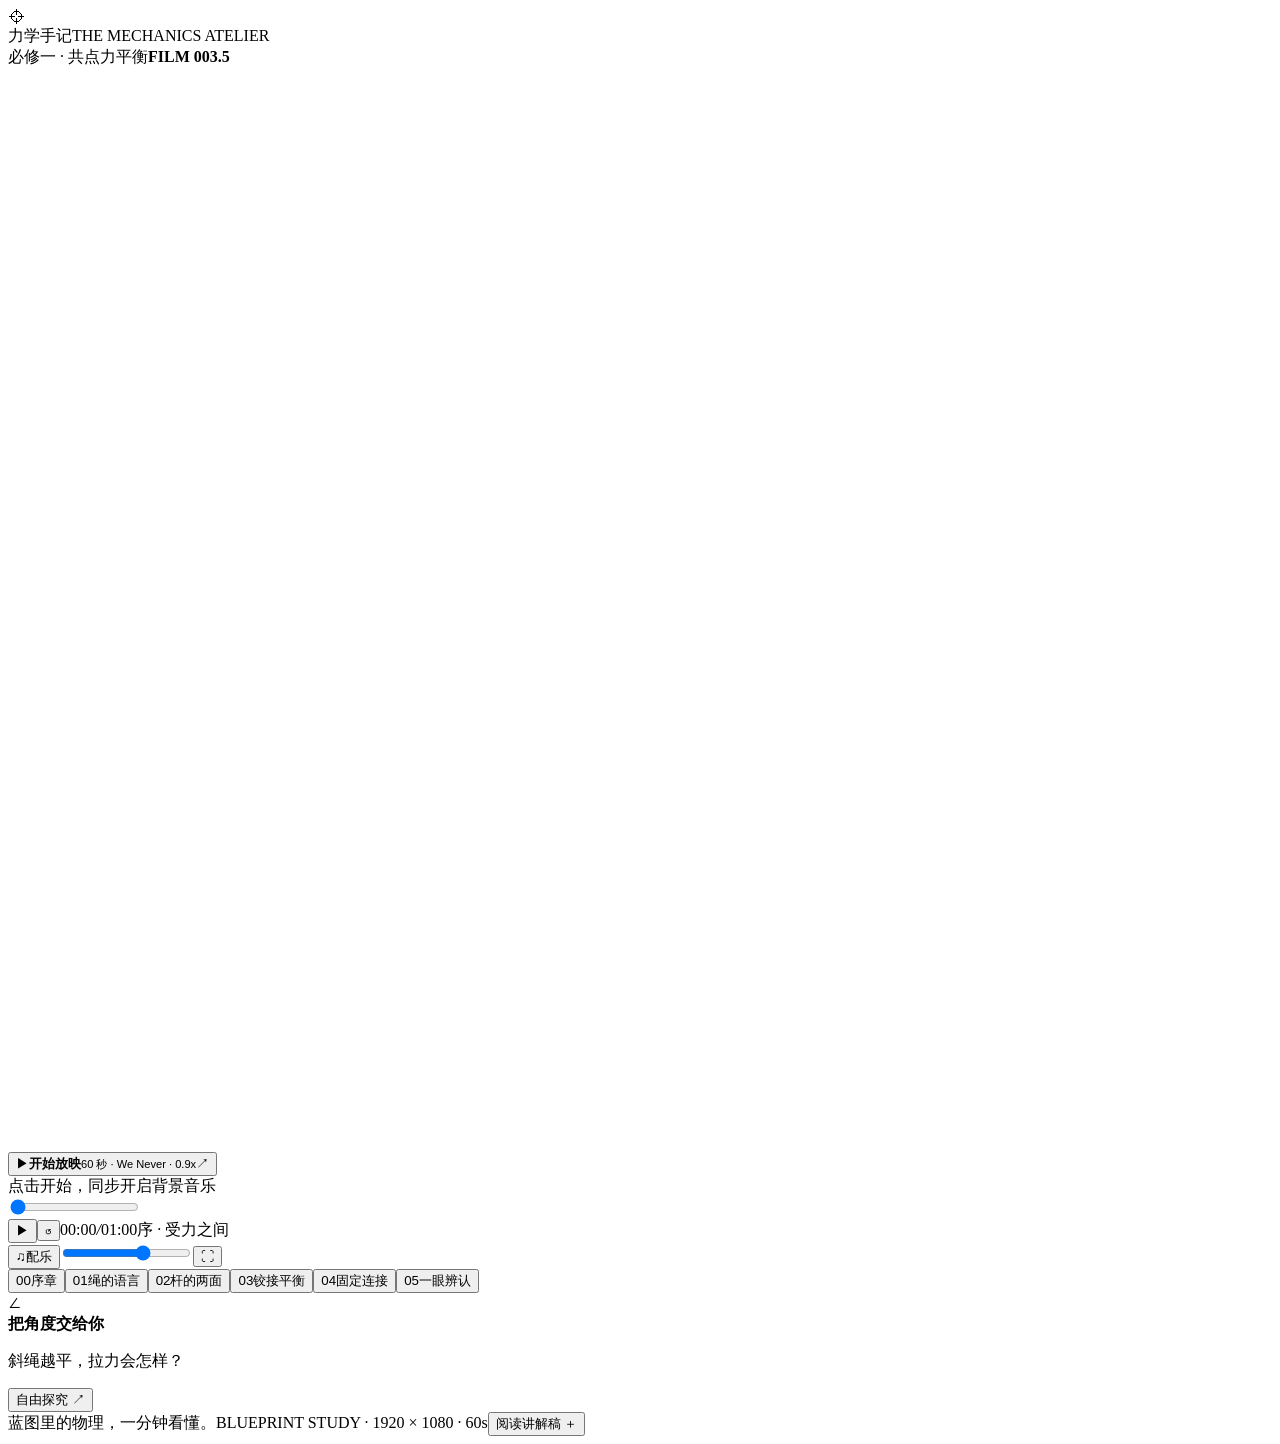
<file: projects/rope-rod-blueprint/src/page.html>
<!doctype html>
<html lang="zh-CN">
<head>
<meta charset="utf-8">
<meta name="viewport" content="width=device-width,initial-scale=1">
<meta name="theme-color" content="#0a1220">
<title>轻绳与轻杆 · 受力之间</title>
<style>/*__CSS__*/</style>
</head>
<body>
<main class="app">
  <header class="masthead"><div class="identity"><span class="brandmark" aria-hidden="true">⌖</span><div><span class="brand">力学手记</span><span class="edition">THE MECHANICS ATELIER</span></div></div><div class="issue"><span>必修一 · 共点力平衡</span><b>FILM 003.5</b></div></header>
  <section class="player" aria-label="轻绳与轻杆，一分钟教学动画">
    <div class="stage" id="stage">
      <canvas id="film" width="1920" height="1080" aria-label="蓝图动画，展示轻绳、轻杆及其受力图"></canvas>
      <div class="gate" id="gate"><button id="start" class="start"><span class="start-triangle" aria-hidden="true">▶</span><span><strong>开始放映</strong><small>60 秒 · We Never · 0.9x</small></span><span class="start-arrow" aria-hidden="true">↗</span></button></div>
      <div class="explore-badge" id="exploreBadge" hidden>自由探究 <span>静态平衡态</span></div>
      <div class="sound-hint" id="soundHint">点击开始，同步开启背景音乐</div>
    </div>
    <div class="transport">
      <div class="progress-wrap"><input id="seek" class="seek" type="range" min="0" max="60" step="0.01" value="0" aria-label="动画进度，单位秒"></div>
      <div class="toolbar"><div class="tools-left"><button id="play" class="icon-btn" aria-label="播放" title="播放／暂停（空格）"><span id="playGlyph">▶</span></button><button id="restart" class="icon-btn" aria-label="重新播放" title="重新播放（R）">↺</button><span class="time"><span id="current">00:00</span><i>/</i>01:00</span><span class="now" id="now">序 · 受力之间</span></div><div class="tools-right"><button id="music" class="music-btn" aria-label="静音背景音乐" aria-pressed="false" title="We Never (Remix) · 0.9x（M切换静音）"><span aria-hidden="true">♫</span><span id="musicText">配乐</span></button><input id="volume" type="range" min="0" max="1" step="0.01" value="0.65" aria-label="背景音乐音量"><button id="fullscreen" class="icon-btn fullscreen" aria-label="全屏放映" title="全屏（F）">⛶</button></div></div>
      <nav class="chapters" aria-label="动画章节"><button data-time="0" class="chapter active"><span>00</span>序章</button><button data-time="6.25" class="chapter"><span>01</span>绳的语言</button><button data-time="16.25" class="chapter"><span>02</span>杆的两面</button><button data-time="26.25" class="chapter"><span>03</span>铰接平衡</button><button data-time="40" class="chapter"><span>04</span>固定连接</button><button data-time="50" class="chapter"><span>05</span>一眼辨认</button></nav>
    </div>
  </section>
  <section class="lab" aria-label="自由探究控制"><div class="lab-title"><span class="lab-icon" aria-hidden="true">∠</span><div><b>把角度交给你</b><p>斜绳越平，拉力会怎样？</p></div></div><button id="explore" class="explore-btn" aria-pressed="false">自由探究 <span>↗</span></button><div id="labControls" class="lab-controls" hidden><label for="angle">θ <output id="angleValue">30°</output></label><input id="angle" type="range" min="20" max="65" step="1" value="30" aria-label="斜绳与水平的夹角"><button id="returnFilm" class="return-btn">返回影片</button></div></section>
  <footer><span>蓝图里的物理，一分钟看懂。</span><span class="footer-meta">BLUEPRINT STUDY · 1920 × 1080 · 60s</span><button id="transcriptToggle" aria-expanded="false" aria-controls="transcript">阅读讲解稿 ＋</button></footer>
  <article id="transcript" hidden><h1>轻绳与轻杆 · 受力之间</h1><p>轻，指质量和自重忽略。绷紧的理想轻绳只能沿绳产生拉力，松弛时张力为零。</p><p>轻杆可以拉，也可以压。两端受力、铰接、处于平衡的轻杆是二力杆，作用力沿两端的连线。</p><p>在斜绳和水平铰接杆支撑重物的模型中，选结点O为研究对象。斜绳与水平夹角为θ，重物重力为G。竖直方向有T sinθ=G，水平方向有N=T cosθ，故T=G/sinθ，N=G/tanθ。θ=30°时，T=2G，N=√3G。</p><p>固定连接的水平杆端安装轻质光滑滑轮，同一根轻绳绕过滑轮，悬挂重物静止。两段绳张力均为G。斜绳与水平成30°，两段绳的夹角为120°，杆对滑轮的作用力大小为G，方向右上，与水平成30°，不沿杆。</p><p>受拉的二力杆可以用等长轻绳代替；受压杆不能，因为绳不能推。分析时先看连接和约束，再画受力图，最后由合力为零求解。</p></article>
</main>
<audio id="score" data-title="We Never (Remix)" data-version="0.9x" preload="auto" src="[data-uri]*__AUDIO__*/"></audio>
<script>/*__JS__*/</script>
</body>
</html>
</file>
